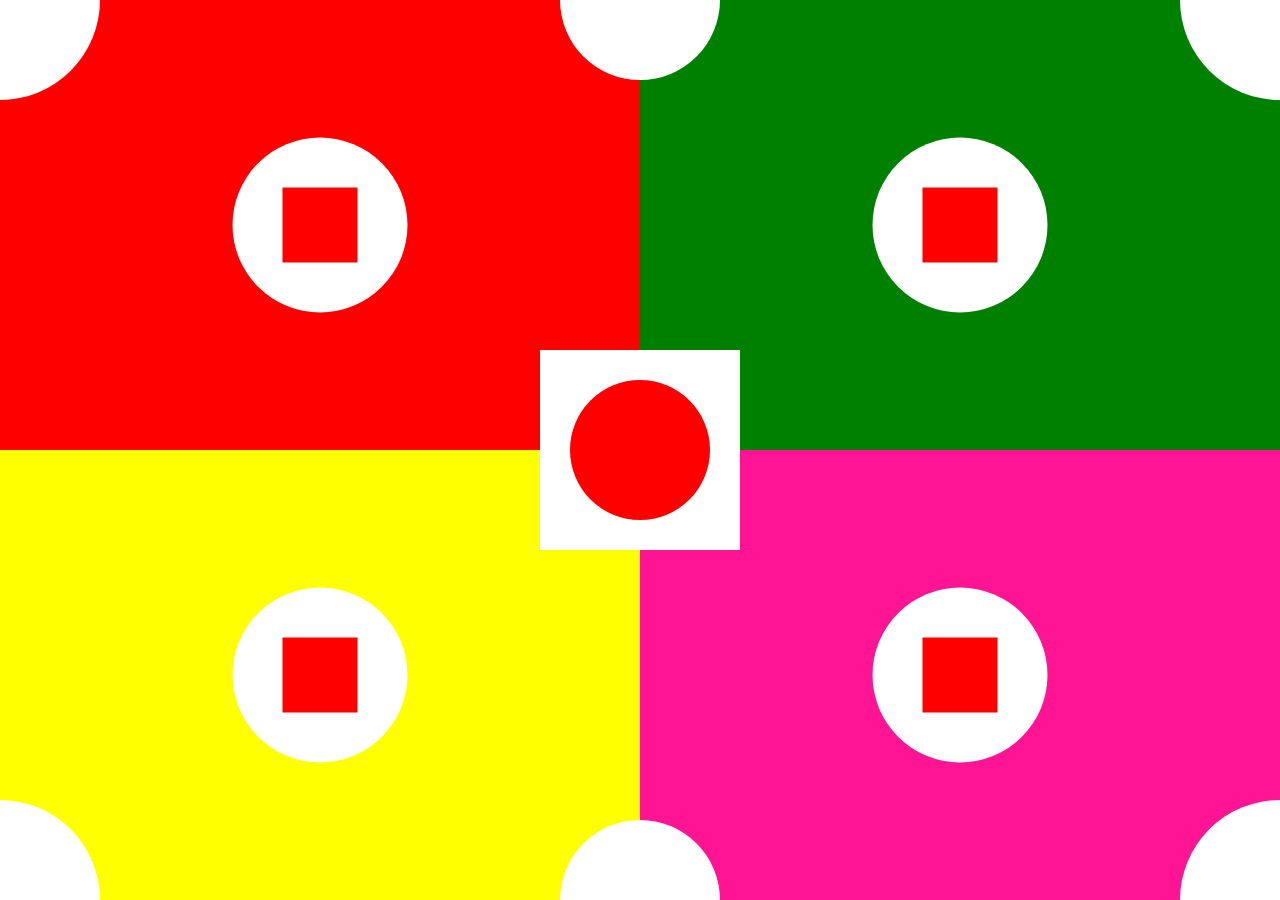
<file: CSS01 - Absolute Position/index.html>
<!DOCTYPE html>
<html lang="en">
<head>
    <meta charset="UTF-8">
    <title>CSS01 - Ishanka Dilshan</title>
    <link rel="stylesheet" href="css/normalize.css">
    <style>
        .one{
            background: red;
            width: 50vw;
            height: 50vh;
            position: absolute;
            top: 0;
            left: 0;
        }
        .two{
            background: green;
            width: 50vw;
            height: 50vh;
            position: absolute;
            top: 0;
            right: 0;
        }
        .three{
            background: yellow;
            width: 50vw;
            height: 50vh;
            position: absolute;
            bottom: 0;
            left: 0;
        }
        .four{
            background: deeppink;
            width: 50vw;
            height: 50vh;
            position: absolute;
            bottom: 0;
            right: 0;
        }

        .quarter-circle-top-left{
            width: 100px;
            height: 100px;
            background: white;
            border-radius: 0 0 100px 0;
            -moz-border-radius: 0 0 100px 0;
            -webkit-border-radius: 0 0 100px 0;
            position: absolute;
            top: 0;
            left: 0;
        }
        .quarter-circle-top-right{
            width: 100px;
            height: 100px;
            background: white;
            border-radius: 0 0 0 100px;
            -moz-border-radius: 0 0 0 100px;
            -webkit-border-radius: 0 0 0 100px;
            position: absolute;
            top: 0;
            right: 0;
        }
        .quarter-circle-bottom-left{
            width: 100px;
            height: 100px;
            background: white;
            border-radius: 0 100px 0 0;
            -moz-border-radius: 0 100px 0 0;
            -webkit-border-radius: 0 100px 0 0;
            position: absolute;
            bottom: 0;
            left: 0;
        }
        .quarter-circle-bottom-right{
            width: 100px;
            height: 100px;
            background: white;
            border-radius: 100px 0 0 0;
            -moz-border-radius: 100px 0 0 0;
            -webkit-border-radius: 100px 0 0 0;
            position: absolute;
            bottom: 0;
            right: 0;
        }
        .quarter-circle-top-right-middle{
            width: 80px;
            height: 80px;
            background: white;
            border-radius: 0 0 0 100px;
            -moz-border-radius: 0 0 0 100px;
            -webkit-border-radius: 0 0 0 100px;
            position: absolute;
            top: 0;
            right: 0;
        }
        .quarter-circle-top-left-middle{
            width: 80px;
            height: 80px;
            background: white;
            border-radius: 0 0 100px 0;
            -moz-border-radius: 0 0 100px 0;
            -webkit-border-radius: 0 0 100px 0;
            position: absolute;
            top: 0;
            left: 0;
        }
        .quarter-circle-bottom-right-middle{
            width: 80px;
            height: 80px;
            background: white;
            border-radius: 100px 0 0 0;
            -moz-border-radius: 100px 0 0 0;
            -webkit-border-radius: 100px 0 0 0;
            position: absolute;
            bottom: 0;
            right: 0;
        }
        .quarter-circle-bottom-left-middle{
            width: 80px;
            height: 80px;
            background: white;
            border-radius: 0 100px 0 0;
            -moz-border-radius: 0 100px 0 0;
            -webkit-border-radius: 0 100px 0 0;
            position: absolute;
            bottom: 0;
            left: 0;
        }
        .quarter-square-bottom-left{
            width: 100px;
            height: 100px;
            background: white;
            border-radius: 0 0 0 0;
            -moz-border-radius: 0 0 0 0;
            -webkit-border-radius: 0 0 0 0;
            position: absolute;
            bottom: 0;
            left: 0;
        }
        .quarter-square-bottom-right{
            width: 100px;
            height: 100px;
            background: white;
            border-radius: 0 0 0 0;
            -moz-border-radius: 0 0 0 0;
            -webkit-border-radius: 0 0 0 0;
            position: absolute;
            bottom: 0;
            right: 0;
        }
        .quarter-square-top-left{
            width: 100px;
            height: 100px;
            background: white;
            border-radius: 0 0 0 0;
            -moz-border-radius: 0 0 0 0;
            -webkit-border-radius: 0 0 0 0;
            position: absolute;
            top: 0;
            left: 0;
        }
        .quarter-square-top-right{
            width: 100px;
            height: 100px;
            background: white;
            border-radius: 0 0 0 0;
            -moz-border-radius: 0 0 0 0;
            -webkit-border-radius: 0 0 0 0;
            position: absolute;
            top: 0;
            right: 0;
        }
        .red-quarter-circle-bottom-left{
            width: 70px;
            height: 70px;
            background: red;
            border-radius: 0 100px 0 0;
            -moz-border-radius: 0 100px 0 0;
            -webkit-border-radius: 0 100px 0 0;
            position: absolute;
            bottom: 0;
            left: 0;
        }
        .red-quarter-circle-bottom-right{
            width: 70px;
            height: 70px;
            background: red;
            border-radius: 100px 0 0 0;
            -moz-border-radius: 100px 0 0 0;
            -webkit-border-radius: 100px 0 0 0;
            position: absolute;
            bottom: 0;
            right: 0;
        }
        .red-quarter-circle-top-right{
            width: 70px;
            height: 70px;
            background: red;
            border-radius: 0 0 0 100px;
            -moz-border-radius: 0 0 0 100px;
            -webkit-border-radius: 0 0 0 100px;
            position: absolute;
            top: 0;
            right: 0;
        }
        .red-quarter-circle-top-left{
            width: 70px;
            height: 70px;
            background: red;
            border-radius: 0 0 100px 0;
            -moz-border-radius: 0 0 100px 0;
            -webkit-border-radius: 0 0 100px 0;
            position: absolute;
            top: 0;
            left: 0;
        }
        .top-left-circle{
            width: 175px;
            height: 175px;
            background: white;
            border-radius: 100px 100px 100px 100px;
            -moz-border-radius: 100px 100px 100px 100px;
            -webkit-border-radius: 100px 100px 100px 100px;
            position: absolute;
            top: 50%;
            left: 50%;
            transform: translate(-50%, -50%);
        }
        .top-left-square{
            width: 75px;
            height: 75px;
            background: red;
            border-radius: 0 0 0 0;
            -moz-border-radius: 0 0 0 0;
            -webkit-border-radius: 0 0 0 0;
            position: absolute;
            top: 50%;
            left: 50%;
            transform: translate(-50%, -50%);
        }

        .top-right-circle{
            width: 175px;
            height: 175px;
            background: white;
            border-radius: 100px 100px 100px 100px;
            -moz-border-radius: 100px 100px 100px 100px;
            -webkit-border-radius: 100px 100px 100px 100px;
            position: absolute;
            top: 50%;
            left: 50%;
            transform: translate(-50%, -50%);
        }
        .top-right-square{
            width: 75px;
            height: 75px;
            background: red;
            border-radius: 0 0 0 0;
            -moz-border-radius: 0 0 0 0;
            -webkit-border-radius: 0 0 0 0;
            position: absolute;
            top: 50%;
            left: 50%;
            transform: translate(-50%, -50%);
        }
        .bottom-left-circle{
            width: 175px;
            height: 175px;
            background: white;
            border-radius: 100px 100px 100px 100px;
            -moz-border-radius: 100px 100px 100px 100px;
            -webkit-border-radius: 100px 100px 100px 100px;
            position: absolute;
            top: 50%;
            left: 50%;
            transform: translate(-50%, -50%);
        }
        .bottom-left-square{
            width: 75px;
            height: 75px;
            background: red;
            border-radius: 0 0 0 0;
            -moz-border-radius: 0 0 0 0;
            -webkit-border-radius: 0 0 0 0;
            position: absolute;
            top: 50%;
            left: 50%;
            transform: translate(-50%, -50%);
        }
        .bottom-right-circle{
            width: 175px;
            height: 175px;
            background: white;
            border-radius: 100px 100px 100px 100px;
            -moz-border-radius: 100px 100px 100px 100px;
            -webkit-border-radius: 100px 100px 100px 100px;
            position: absolute;
            top: 50%;
            left: 50%;
            transform: translate(-50%, -50%);
        }
        .bottom-right-square{
            width: 75px;
            height: 75px;
            background: red;
            border-radius: 0 0 0 0;
            -moz-border-radius: 0 0 0 0;
            -webkit-border-radius: 0 0 0 0;
            position: absolute;
            top: 50%;
            left: 50%;
            transform: translate(-50%, -50%);
        }


    </style>

</head>
<body>
    <div class="one">
        <div class="quarter-circle-top-left"></div>
        <div class="quarter-circle-top-right-middle"></div>
        <div class="quarter-square-bottom-right"></div>
        <div class="red-quarter-circle-bottom-right"></div>
        <div class="top-left-circle"></div>
        <div class="top-left-square"></div>
    </div>
    <div class="two">
        <div class="quarter-circle-top-right"></div>
        <div class="quarter-circle-top-left-middle"></div>
        <div class="quarter-square-bottom-left"></div>
        <div class="red-quarter-circle-bottom-left"></div>
        <div class="top-right-circle"></div>
        <div class="top-right-square"></div>
    </div>
    <div class="three">
        <div class="quarter-circle-bottom-left"></div>
        <div class="quarter-circle-bottom-right-middle"></div>
        <div class="quarter-square-top-right"></div>
        <div class="red-quarter-circle-top-right"></div>
        <div class="bottom-left-circle"></div>
        <div class="bottom-left-square"></div>
    </div>
    <div class="four">
        <div class="quarter-circle-bottom-right"></div>
        <div class="quarter-circle-bottom-left-middle"></div>
        <div class="quarter-square-top-left"></div>
        <div class="red-quarter-circle-top-left"></div>
        <div class="bottom-right-circle"></div>
        <div class="bottom-right-square"></div>
    </div>
</body>
</html>
</file>
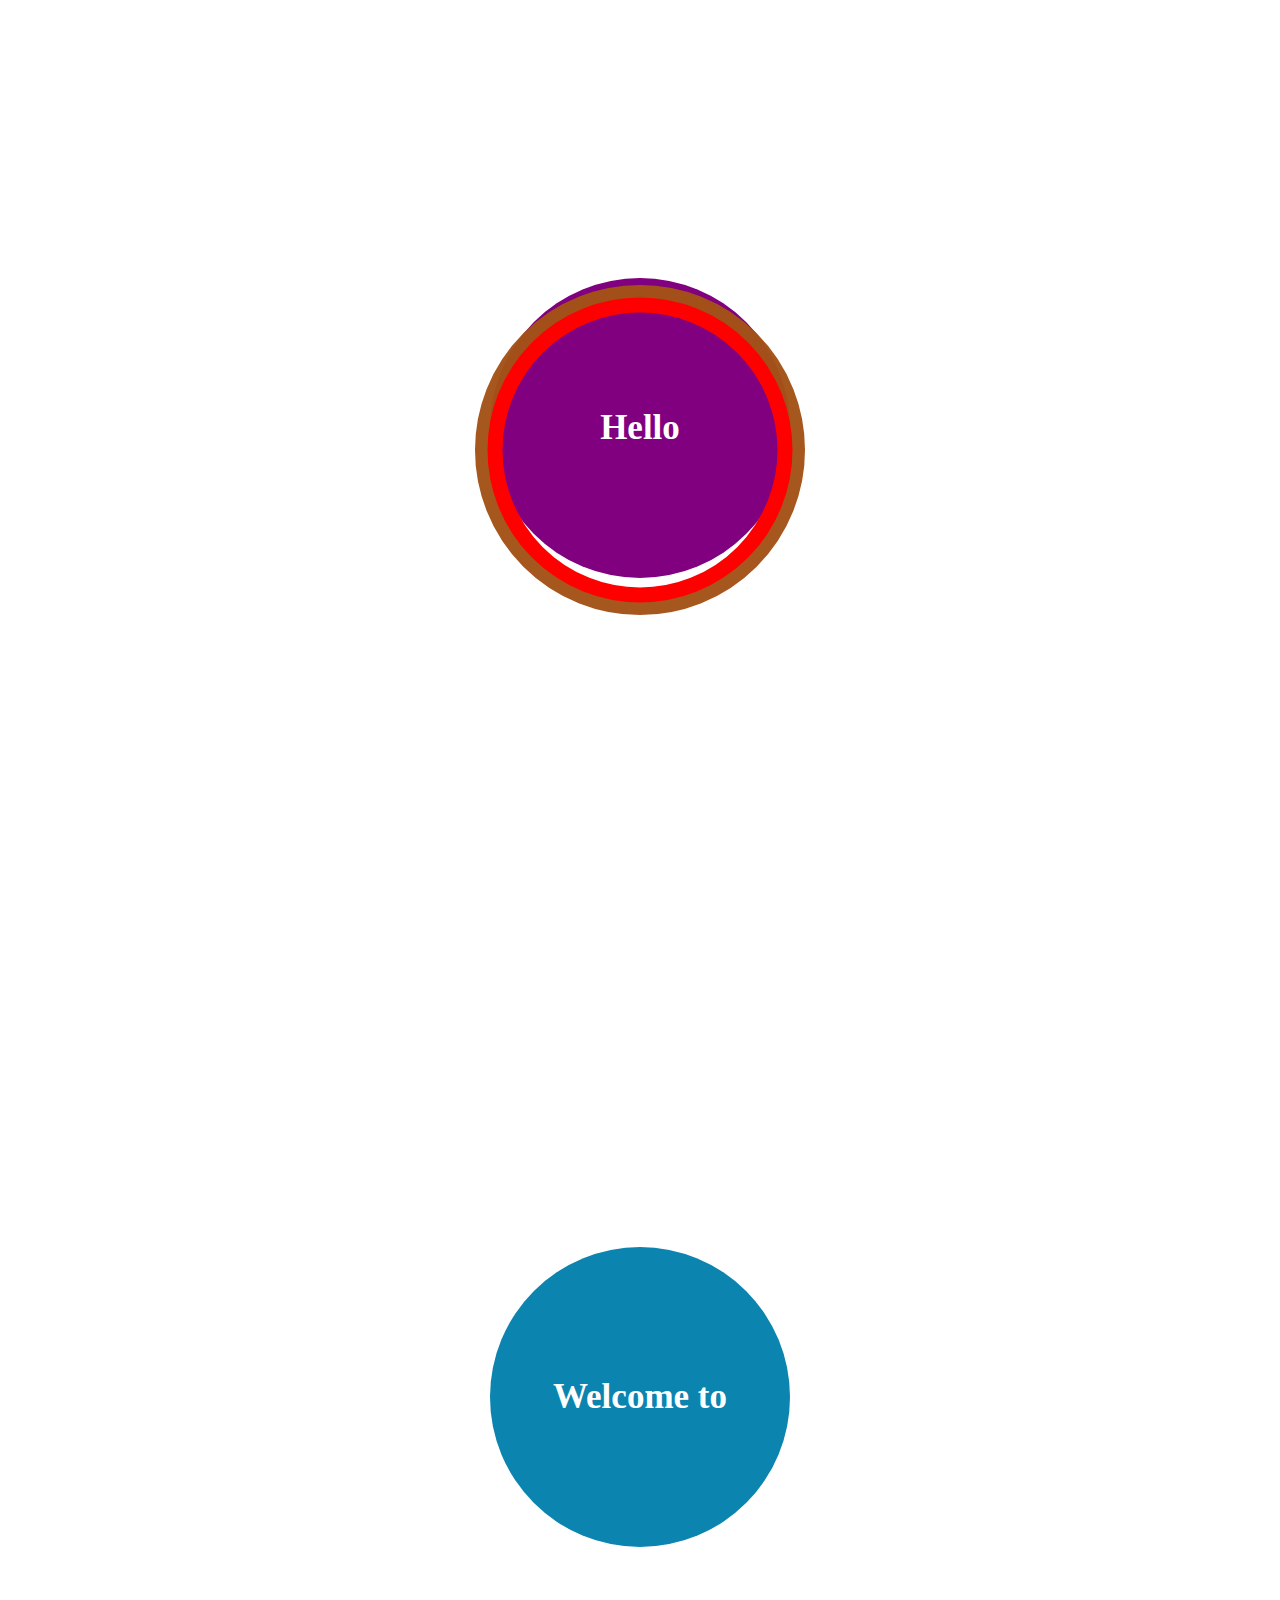
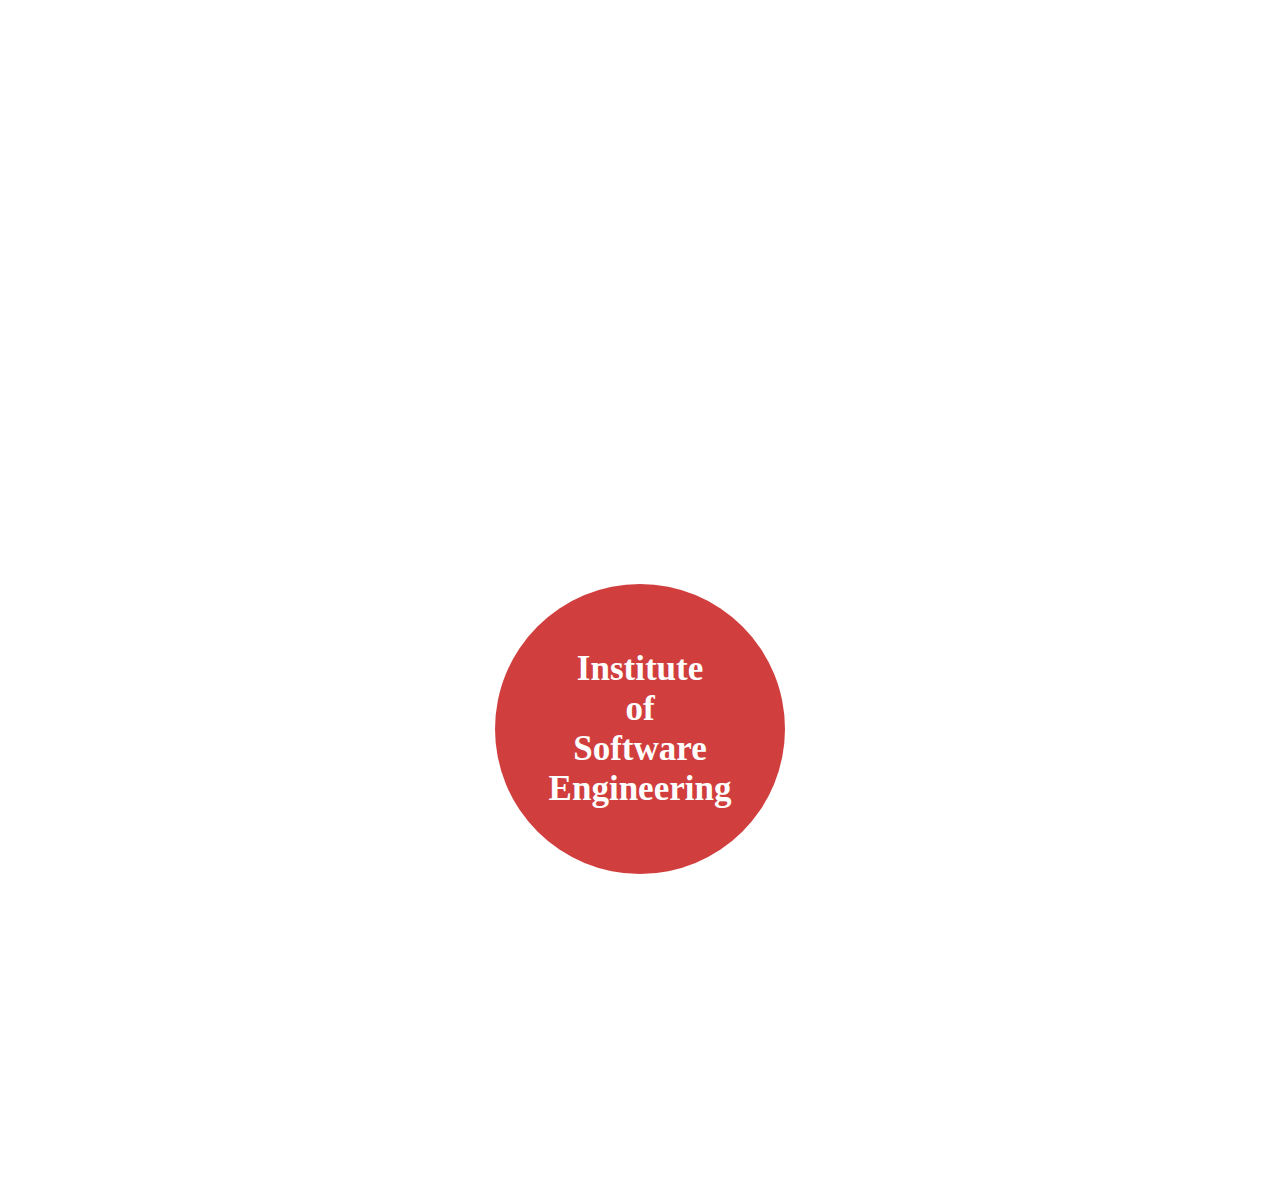
<file: CSS02 - Fixed Circles/index.html>
<!DOCTYPE html>
<html lang="en">
<head>
    <meta charset="UTF-8">
    <title>CSS02 - Ishanka Dilshan</title>
    <style>
        body > section {
            height: 100vh;
            /*border: 2px solid red;*/
        }

        .circle1 {
            height: 300px;
            width: 300px;
            position: fixed;
            top: 50%;
            left: 50%;
            transform: translate(-50%, -50%);
            border: 15px solid rgba(163, 82, 23, 0.97);
            border-radius: 50%;
        }

        .circle2 {
            height: 275px;
            width: 275px;
            position: fixed;
            top: 50%;
            left: 50%;
            transform: translate(-50%, -50%);
            border: 15px solid #ff0000;
            border-radius: 50%;
        }

        .full-circle-1{
            width: 300px;
            height: 300px;
            position: relative;
            top: 45%;
            left: 50%;
            transform: translate(-50%, -50%);
            background: purple;
            border-radius: 100%;
        }
        .full-circle-2{
            width: 300px;
            height: 300px;
            position: relative;
            top: 50%;
            left: 50%;
            transform: translate(-50%, -50%);
            background: #0b84af;
            border-radius: 100%;
        }

        .full-circle-3{
            width: 290px;
            height: 290px;
            position: relative;
            top: 51%;
            left: 50%;
            transform: translate(-50%, -50%);
            background: rgba(208, 56, 56, 0.97);
            border-radius: 100%;
        }

        .hello-h1{
            width: max-content;
            height: max-content;
            color: white;
            font-size: 35px;
            position: relative;
            top: 50%;
            left: 50%;
            transform: translate(-50%, -50%);
        }
        .welcome-h1{
            width: max-content;
            height: max-content;
            color: white;
            font-size: 35px;
            position: relative;
            top: 50%;
            left: 50%;
            transform: translate(-50%, -50%);
        }
        .ijse-h1{
            width: max-content;
            height: max-content;
            color: white;
            font-size: 35px;
            position: relative;
            top: 50%;
            left: 50%;
            transform: translate(-50%, -50%);
            text-align: center;
        }

    </style>
</head>
<body>
<section>
    <div class="full-circle-1"><h1 class="hello-h1">Hello</h1></div>
</section>
<section>
    <div class="full-circle-2"><h1 class="welcome-h1">Welcome to</h1></div>
</section>
<section>
    <div class="full-circle-3"><h1 class="ijse-h1">Institute <br> of <br> Software <br> Engineering</h1></div>
</section>

<div class="circle1"></div>
<div class="circle2"></div>

</body>
</html>
</file>
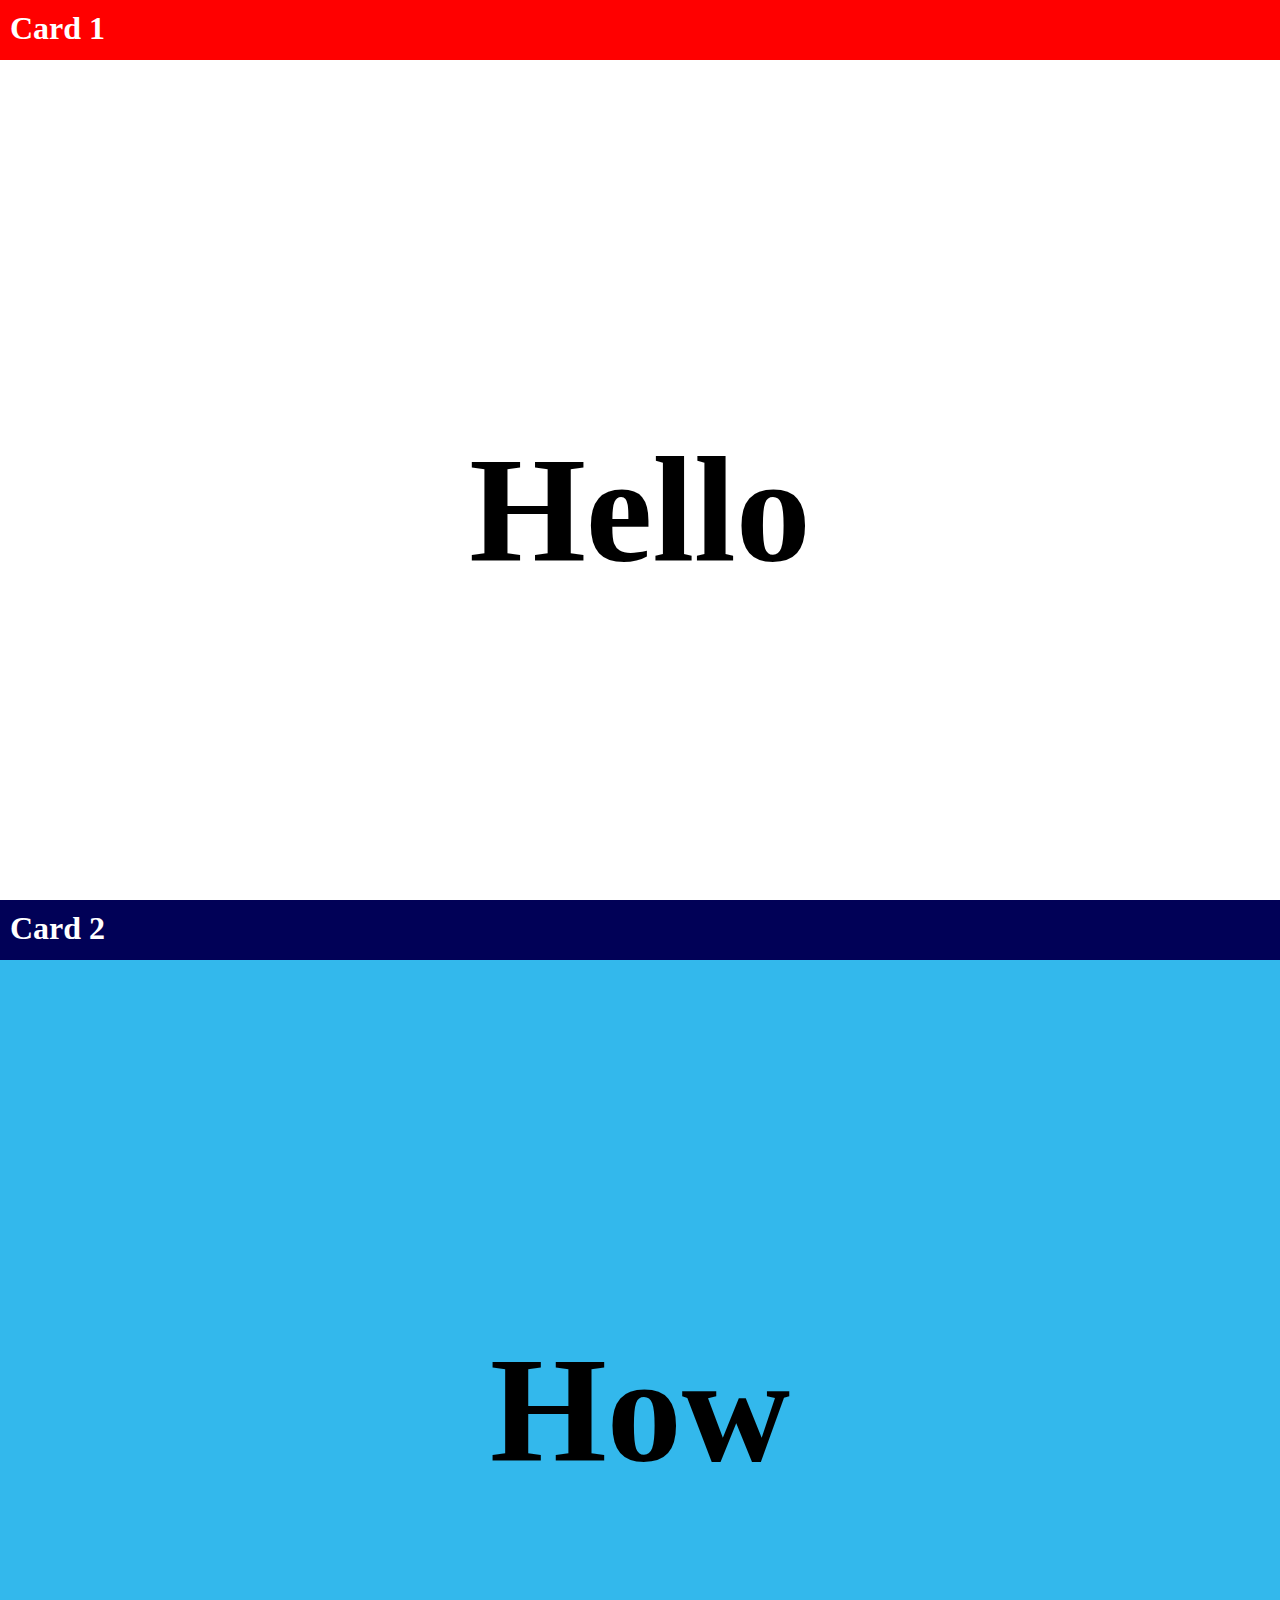
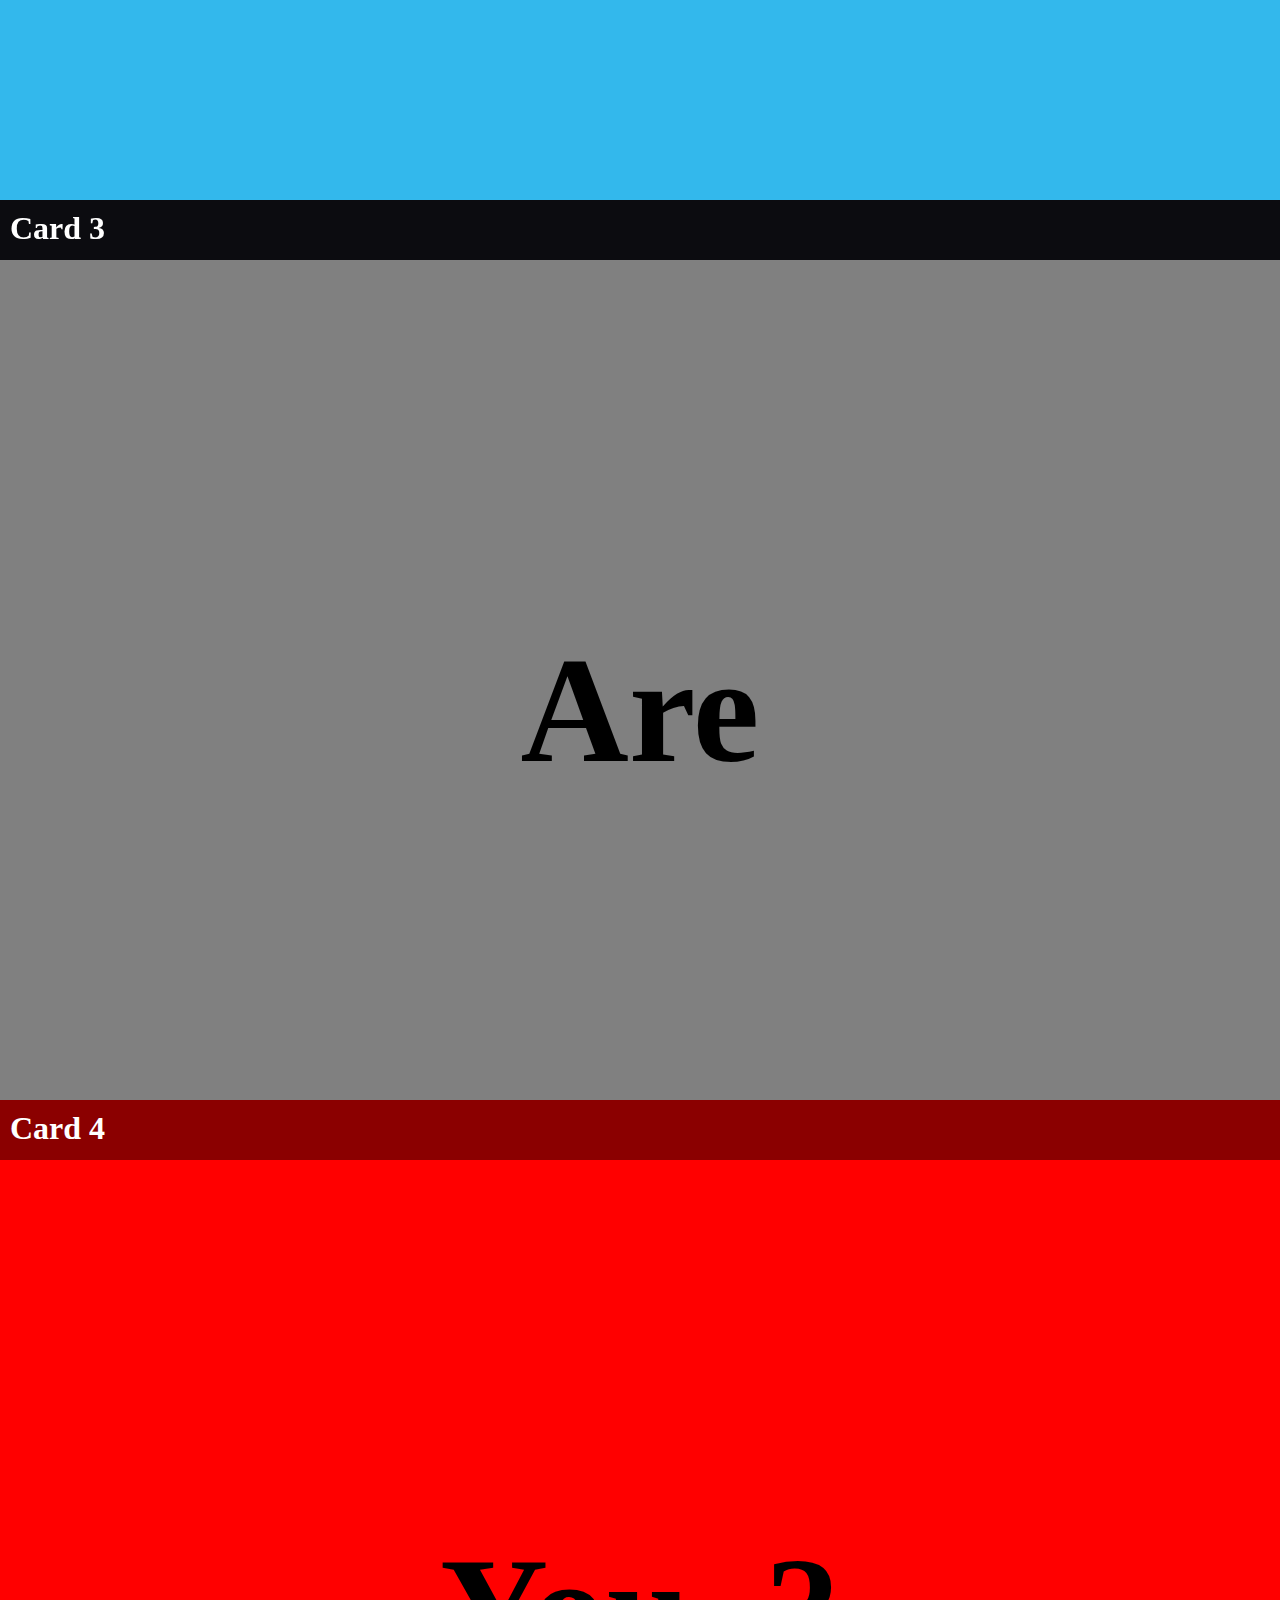
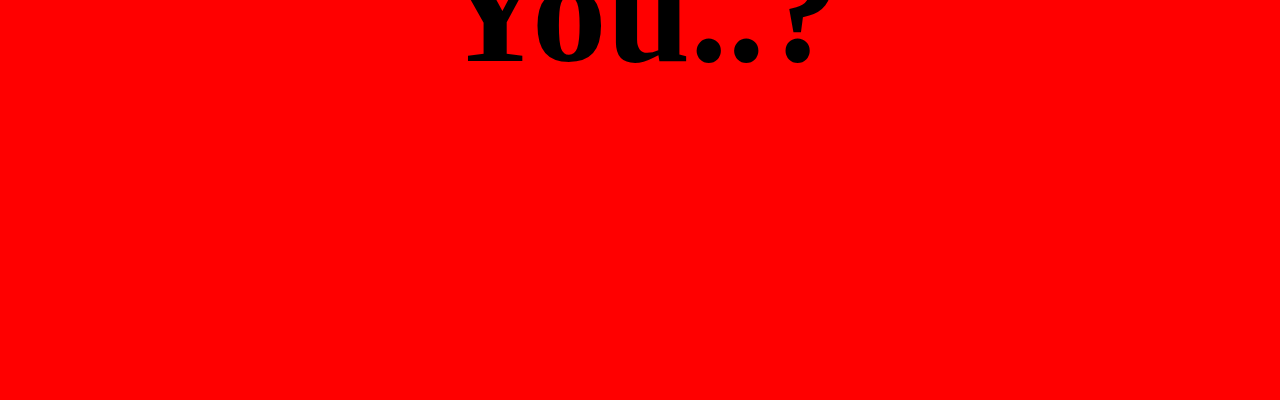
<file: CSS03 - Sticky Cards/index.html>
<!DOCTYPE html>
<html lang="en">
<head>
    <meta charset="UTF-8">
    <title>CSS03 - Ishanka Dilshan</title>
    <link rel="stylesheet" href="css/normalize.css">
    <style>

        section {
            height: 100vh;
        }

        section:nth-child(1) {
            background: white;
        }

        section:nth-child(2) {
            background: #33b8ec;
        }

        section:nth-child(3) {
            background: gray;
        }

        section:nth-child(4) {
            background: red;
        }

        body > section > div {
            position: sticky;
            height: 60px;
            top: 0;
            z-index: 3;
        }

        .div1 {
            background: red;
        }

        .div2 {
            background: #010157;
        }

        .div3 {
            background: rgba(5, 5, 10, 0.95);
        }

        .div4 {
            background: darkred;
        }

        div > h1 {
            margin: auto;
            padding: 10px;
            color: white;
        }

        section > h1 {
            position: relative;
            margin-top: 50vh;
            text-align: center;
            font-size: 150px;
            transform: translate(0%, -50%);
        }

    </style>
</head>
<body>

<section>
    <div class="div1">
        <h1>Card 1</h1>
    </div>
    <h1>Hello</h1>
</section>

<section>
    <div class="div2">
        <h1>Card 2</h1>
    </div>
    <h1>How</h1>
</section>

<section>
    <div class="div3">
        <h1>Card 3</h1>
    </div>
    <h1 class="are">Are</h1>
</section>

<section>
    <div class="div4">
        <h1>Card 4</h1>
    </div>
    <h1>You..?</h1>
</section>

</body>
</html>
</file>
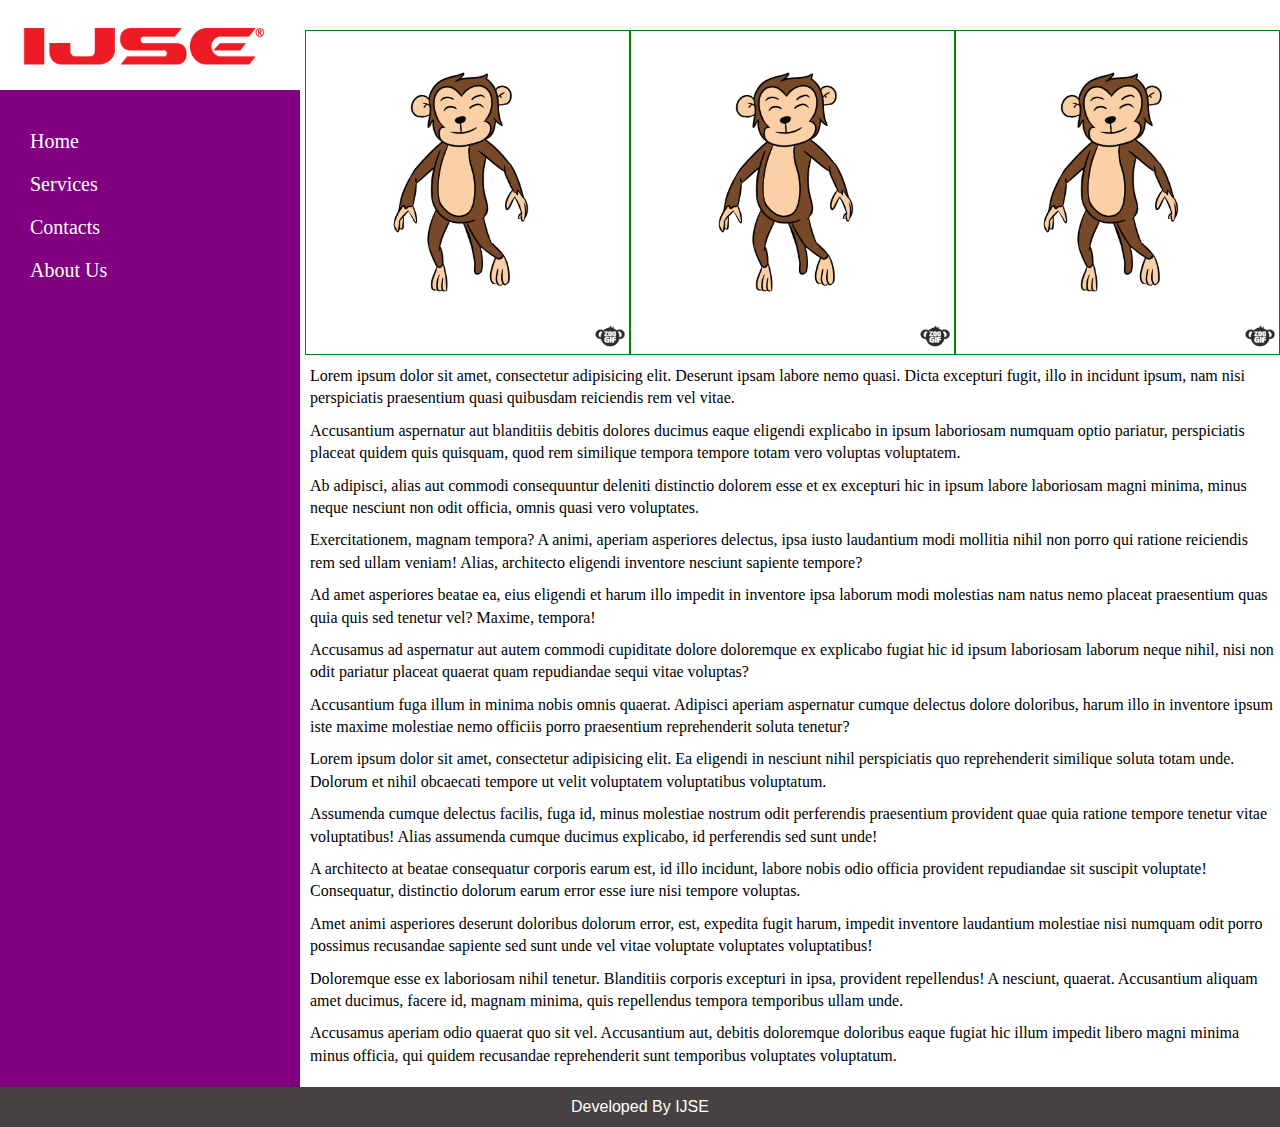
<file: CSS04 - Responsive Web Site Sample/index.html>
<!DOCTYPE html>
<html lang="en">
<head>
    <meta charset="UTF-8">
    <title>CSS04 - Ishanka Dilshan</title>
    <link rel="stylesheet" href="assests/css/normalize.css">
    <style>
        html {
            position: relative;
            min-height: 100%;
        }

        * {
            padding: 0;
            margin: 0;
            box-sizing: border-box;
        }

        .logo {
            width: 250px;
            margin-top: 10px;
            margin-left: 20px;
        }

        body > header {
            height: 90px;
            margin: 0;
        }

        body > header > ul {
            position: absolute;;
            list-style: none;
            padding: 0;
            display: block;
            top: 30px;
            right: 20px;
        }

        body > header > ul > li {
            display: inline;
            padding: 15px;
            font-size: 20px;
            font-family: AlHor;
        }

        body > aside {
            width: 300px;
            background: purple;
            position: absolute;
            top: 90px;
            left: 0;
            bottom: 0;
        }

        body > aside > ul {
            position: relative;
            list-style: none;
            margin: 0;
            padding-left: 20px;
            padding-top: 30px;
            color: white;
        }

        body > aside > ul > li {
            display: block;
            padding: 10px;
            font-size: 20px;
            font-family: AlHor;
        }

        body > div {
            position: relative;
            left: 300px;
            right: 0;
            bottom: 100px;
            width: calc(100% - 305px);
            line-height: 1.4;
        }

        body > div > section {
            position: relative;
            left: 5px;
            top: 40px;
        }

        body > div > section > img {
            border: 1px solid green;
            width: calc(100% / 3);

        }

        .image {
            display: flex;
        }

        body > div > p {
            position: relative;
            margin-left: 10px;
            margin-top: 10px;
            top: 40px;
        }

        footer {
            position: absolute;
            left: 0;
            bottom: 0;
            height: 40px;
            width: 100%;
            background-color: rgb(70, 66, 66);
            display: flex;
            align-items: center;
            justify-content: center;
            color: white;
            font-family: "Gill Sans", "Gill Sans MT", Calibri, "Trebuchet MS", sans-serif;
        }
    </style>
</head>
<body>
<header>
    <img class="logo" src="assests/ijse.png" alt="ijse logo">
    <ul>
        <li>Home</li>
        <li>Services</li>
        <li>Contacts</li>
        <li>About Us</li>
    </ul>
</header>
<aside>
    <ul>
        <li>Home</li>
        <li>Services</li>
        <li>Contacts</li>
        <li>About Us</li>
    </ul>
</aside>
<div>
    <section class="image">
        <img src="assests/monkey.gif" alt="monkey gif">
        <img src="assests/monkey.gif" alt="monkey gif">
        <img src="assests/monkey.gif" alt="monkey gif">
    </section>
    <p>Lorem ipsum dolor sit amet, consectetur adipisicing elit. Deserunt ipsam labore nemo quasi. Dicta excepturi
        fugit, illo in incidunt ipsum, nam nisi perspiciatis praesentium quasi quibusdam reiciendis rem vel vitae.</p>
    <p>Accusantium aspernatur aut blanditiis debitis dolores ducimus eaque eligendi explicabo in ipsum laboriosam
        numquam optio pariatur, perspiciatis placeat quidem quis quisquam, quod rem similique tempora tempore totam vero
        voluptas voluptatem.</p>
    <p>Ab adipisci, alias aut commodi consequuntur deleniti distinctio dolorem esse et ex excepturi hic in ipsum labore
        laboriosam magni minima, minus neque nesciunt non odit officia, omnis quasi vero voluptates.</p>
    <p>Exercitationem, magnam tempora? A animi, aperiam asperiores delectus, ipsa iusto laudantium modi mollitia nihil
        non porro qui ratione reiciendis rem sed ullam veniam! Alias, architecto eligendi inventore nesciunt sapiente
        tempore?</p>
    <p>Ad amet asperiores beatae ea, eius eligendi et harum illo impedit in inventore ipsa laborum modi molestias nam
        natus nemo placeat praesentium quas quia quis sed tenetur vel? Maxime, tempora!</p>
    <p>Accusamus ad aspernatur aut autem commodi cupiditate dolore doloremque ex explicabo fugiat hic id ipsum
        laboriosam laborum neque nihil, nisi non odit pariatur placeat quaerat quam repudiandae sequi vitae
        voluptas?</p>
    <p>Accusantium fuga illum in minima nobis omnis quaerat. Adipisci aperiam aspernatur cumque delectus dolore
        doloribus, harum illo in inventore ipsum iste maxime molestiae nemo officiis porro praesentium reprehenderit
        soluta tenetur?</p>
    <p>Lorem ipsum dolor sit amet, consectetur adipisicing elit. Ea eligendi in nesciunt nihil perspiciatis quo
        reprehenderit similique soluta totam unde. Dolorum et nihil obcaecati tempore ut velit voluptatem voluptatibus
        voluptatum.</p>
    <p>Assumenda cumque delectus facilis, fuga id, minus molestiae nostrum odit perferendis praesentium provident quae
        quia ratione tempore tenetur vitae voluptatibus! Alias assumenda cumque ducimus explicabo, id perferendis sed
        sunt unde!</p>
    <p>A architecto at beatae consequatur corporis earum est, id illo incidunt, labore nobis odio officia provident
        repudiandae sit suscipit voluptate! Consequatur, distinctio dolorum earum error esse iure nisi tempore
        voluptas.</p>
    <p>Amet animi asperiores deserunt doloribus dolorum error, est, expedita fugit harum, impedit inventore laudantium
        molestiae nisi numquam odit porro possimus recusandae sapiente sed sunt unde vel vitae voluptate voluptates
        voluptatibus!</p>
    <p>Doloremque esse ex laboriosam nihil tenetur. Blanditiis corporis excepturi in ipsa, provident repellendus! A
        nesciunt, quaerat. Accusantium aliquam amet ducimus, facere id, magnam minima, quis repellendus tempora
        temporibus ullam unde.</p>
    <p>Accusamus aperiam odio quaerat quo sit vel. Accusantium aut, debitis doloremque doloribus eaque fugiat hic illum
        impedit libero magni minima minus officia, qui quidem recusandae reprehenderit sunt temporibus voluptates
        voluptatum.</p>
</div>
<footer>Developed By IJSE</footer>
</body>
</html>
</file>
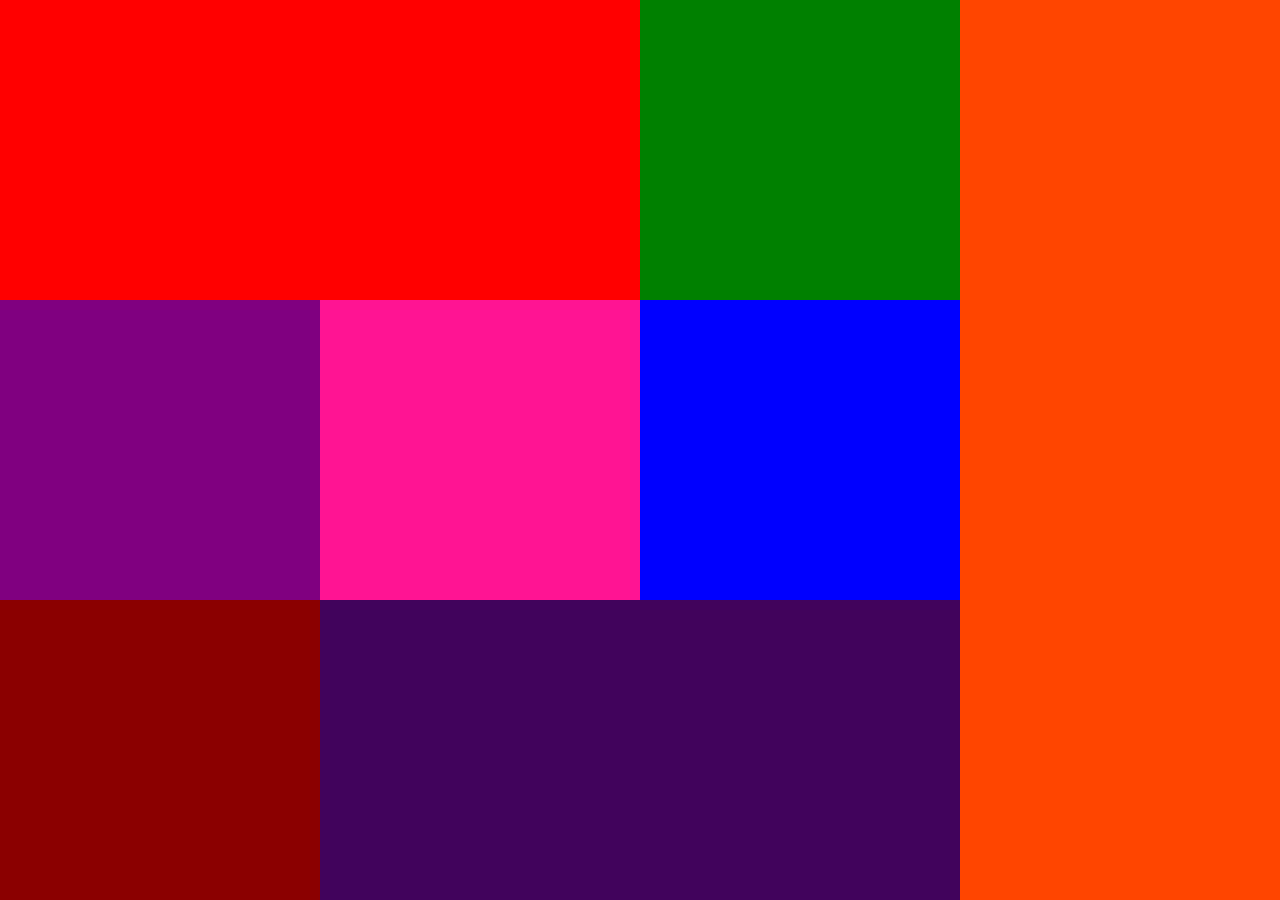
<file: CSS05 - Grid Layout/index.html>
<!DOCTYPE html>
<html lang="en">
<head>
    <meta charset="UTF-8">
    <title>CSS05 - Ishanka Dilshan</title>
    <link rel="stylesheet" href="css/normalize.css">
    <style>

        section{
            width: 100vw;
            height: 100vh;
            /*border: 1px solid red;*/
            display: grid;
            grid-template-rows: repeat(3,1fr);
            grid-template-columns: repeat(4,1fr);

        }

        section>div:nth-child(1){
            grid-column: 1/3;
           background: red;
        }
        section>div:nth-child(2){
            grid-column: 3/4;
            background: green;
        }
        section>div:nth-child(3){
            grid-column: 4/5;
            grid-row: 1/4;
            background: orangered;
        }

        section>div:nth-child(4){
            grid-column: 1/2;
            background: purple;
        }
        section>div:nth-child(5){
            grid-column: 2/3;
            background: deeppink;
        }
        section>div:nth-child(6){
            grid-column: 3/4;
            background: blue;
        }
        section>div:nth-child(7){
            grid-column: 1/2;
            background: darkred;
        }

        section>div:nth-child(8){
            grid-column: 2/4;
            background: #41035c;
        }

    </style>
</head>
<body>
<section>
    <div></div>
    <div></div>
    <div></div>
    <div></div>
    <div></div>
    <div></div>
    <div></div>
    <div></div>
</section>
</body>
</html>
</file>
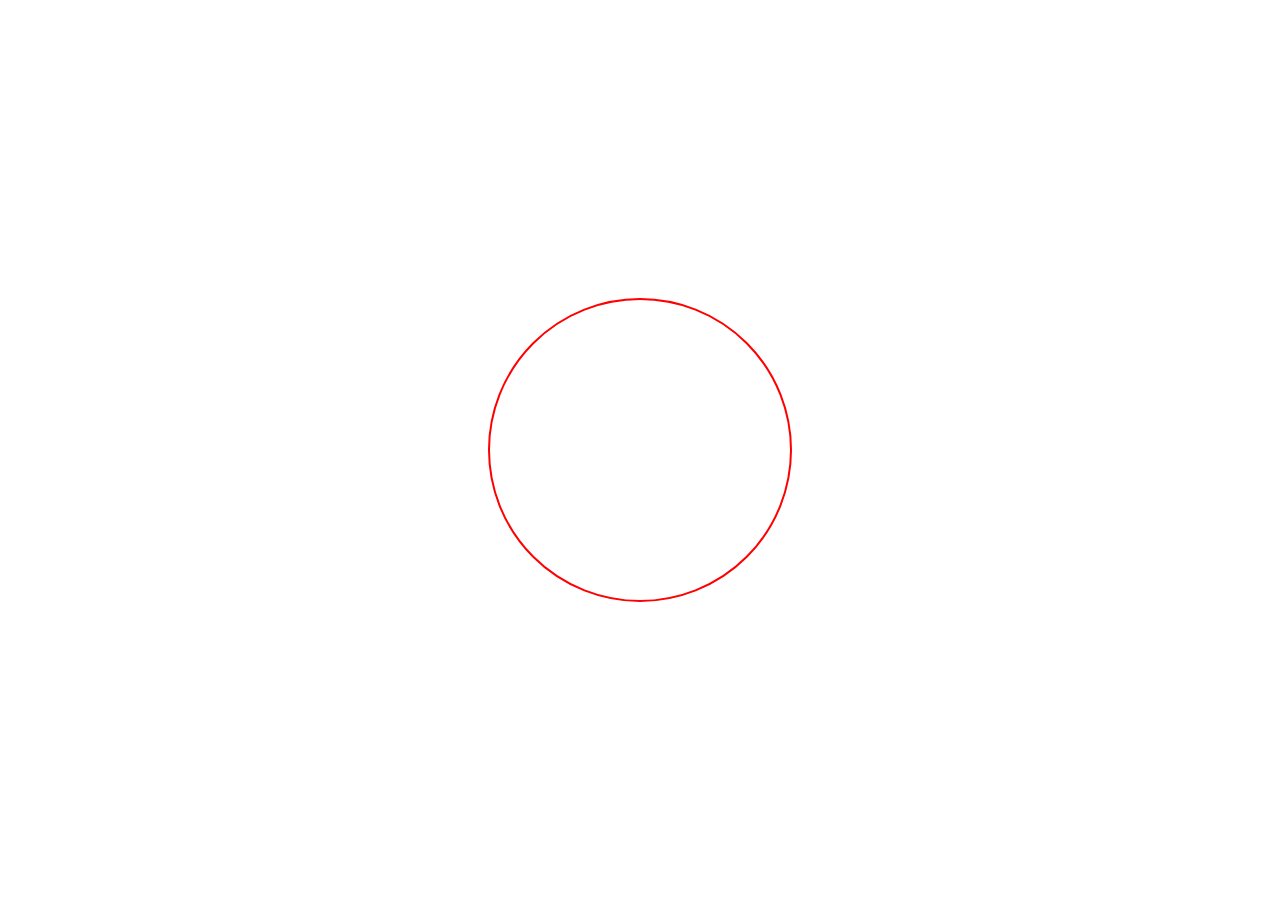
<file: CSS06 - Water Drop/index.html>
<!DOCTYPE html>
<html lang="en">
<head>
    <meta charset="UTF-8">
    <title>CSS06 - Ishanka Dilsah</title>
    <link rel="stylesheet" href="assests/css/normalize.css">
    <style>
        section {
            position: absolute;
            top: 0;
            bottom: 0;
            right: 0;
            left: 0;
            margin: auto;
            border-radius: 100%;
            width: 300px;
            height: 300px;
            border: 2px solid red;
            animation: water;
            animation-duration: 3s;
            animation-iteration-count: infinite;
        }
        @keyframes water {
            0% {
                width: 1px;
                height: 1px;
                border: 4px solid red;
            }

            100% {
                width: 300px;
                height: 300px;
                border: 1px solid white;
            }

        }
    </style>
</head>
<body>
<section></section>
</body>
</html>
</file>
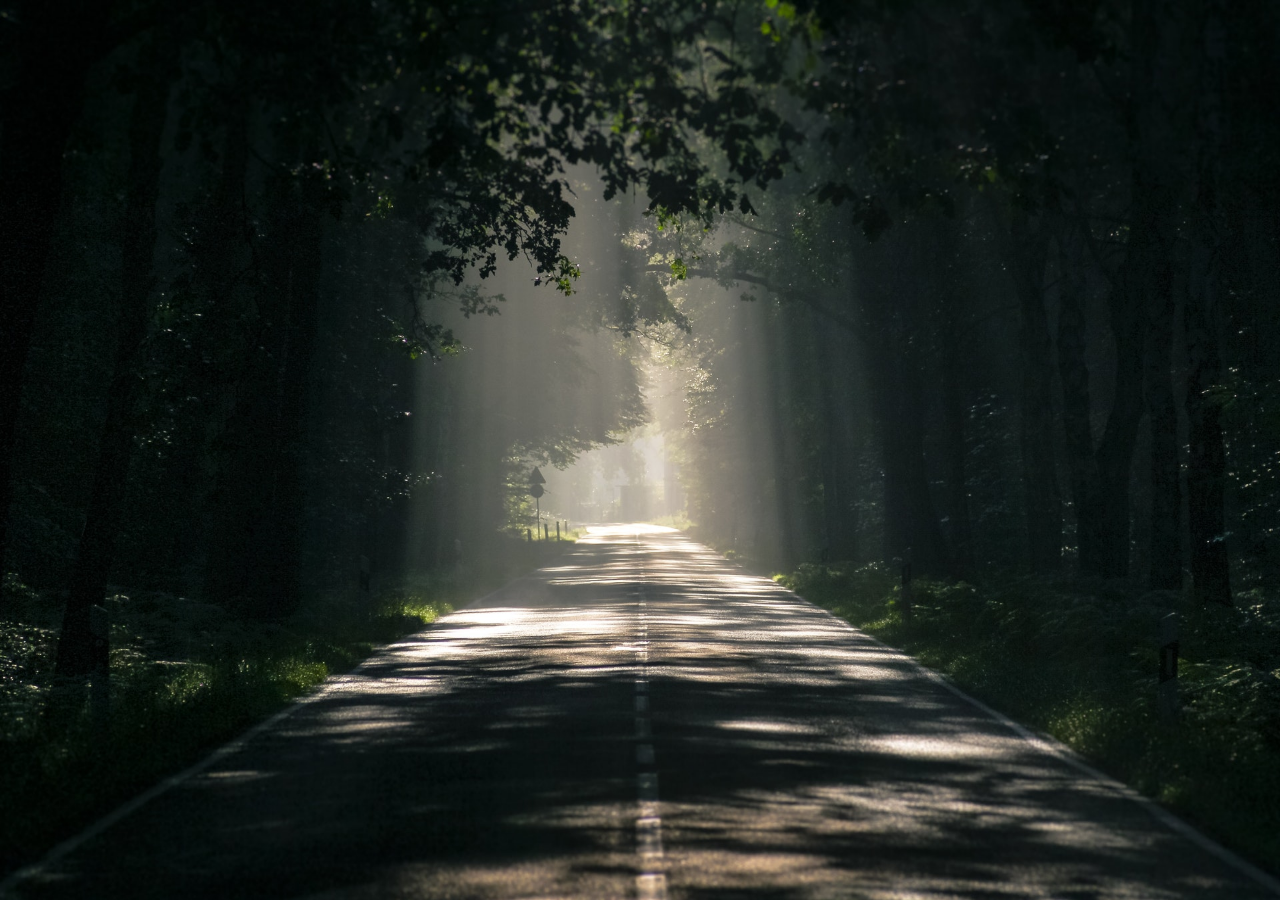
<file: CSS07 - image Slide Show/index.html>
<!DOCTYPE html>
<html lang="en">
<head>
    <meta charset="UTF-8">
    <title>CSS07 - Ishanka Dilshan</title>
    <link rel="stylesheet" href="assests/css/normalize.css">
    <style>
        body {
            overflow: hidden;
        }

        section {
            position: absolute;
            animation: slide;
            animation-duration: 20s;
            animation-iteration-count: infinite;
            animation-direction: alternate;
            animation-delay: 2s;
        }

        @keyframes slide {
            0% {
                margin-left: 0vw;
            }
            25% {
                margin-left: -100vw;
            }
            50% {
                margin-left: -200vw;
            }
            75% {
                margin-left: -300vw;
            }
            100% {
                margin-left: -400vw;
            }

        }

        img {
            position: absolute;
            width: 100vw;
            height: 100vh;
            top: 0;
            bottom: 0;
            left: 0;
            right: 0;
            margin: 0;
        }

        img:nth-child(2) {
            margin-left: 100vw;
        }

        img:nth-child(3) {
            margin-left: 200vw;
        }

        img:nth-child(4) {
            margin-left: 300vw;
        }

        img:nth-child(5) {
            margin-left: 400vw;
        }

        img:nth-child(6) {
            margin-left: 500vw;
        }

    </style>
</head>
<body>
<section>
    <img src="assests/img/image1.jpg">
    <img src="assests/img/image2.jpg">
    <img src="assests/img/image3.jpg">
    <img src="assests/img/image4.jpg">
    <img src="assests/img/image5.jpg">
</section>
</body>
</html>
</file>
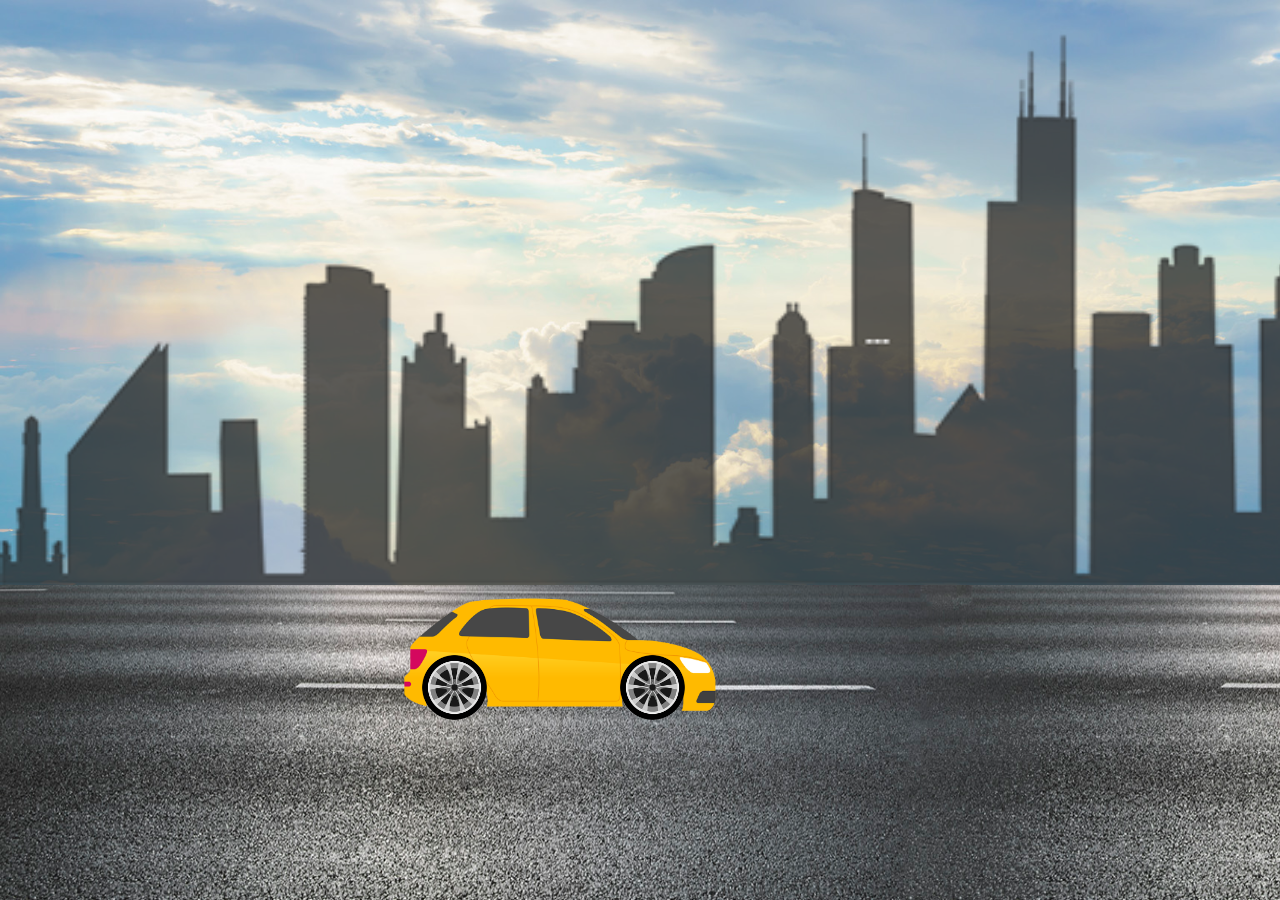
<file: CSS08 - Car Animation/index.html>
<!--Car animation-->
<!DOCTYPE html>
<html lang="en">
<head>
    <meta charset="UTF-8">
    <title>CSS08 - Ishanka Dilshan</title>
    <link rel="stylesheet" href="assests/css/normalize.css">
    <style>
        body {
            overflow: hidden;
        }

        main {
            position: fixed;
            width: 100vw;
            height: 100vh;
            background: url("assests/img/sky.jpg");
            background-size: cover;
            background-position: center;
            margin: 0;
        }

        .car {
            height: 150px;
            width: 320px;
            bottom: 18%;
            position: fixed;
            margin-left: 400px;
        }

        .wheel1 {
            position: fixed;
            width: 65px;
            height: 65px;
            bottom: 20%;
            margin-left: 422px;
            animation: rotate 10s infinite;
        }

        .wheel2 {
            position: fixed;
            width: 65px;
            height: 65px;
            bottom: 20%;
            margin-left: 620px;
            animation: rotate 10s infinite;
        }

        .road {
            position: absolute;
            width: 300vw;
            height: 35%;
            bottom: 0;
            margin-left: 0;
            animation: moving 10s infinite;
        }

        .city {
            position: absolute;
            width: 300vw;
            height: 65%;
            bottom: 35%;
            margin-left: 0;
            animation: moving 10s infinite;
        }

        @keyframes rotate {
            0% {
                transform: rotate(0deg);
            }
            50% {
                transform: rotate(720deg);
            }
            100%{
                transform: rotate(540deg);
            }
        }

        @keyframes moving {
            0% {
                transform: translateX(0px);
            }
            100% {
                transform: translateX(-2100px);
            }
        }
    </style>
</head>
<body>
<main>
    <img class="city" src="assests/img/city.png">
    <img class="road" src="assests/img/road.jpg">
    <img class="car" src="assests/img/car.png">
    <img class="wheel1" src="assests/img/wheel.png">
    <img class="wheel2" src="assests/img/wheel.png">
</main>
</body>
</html>
</file>
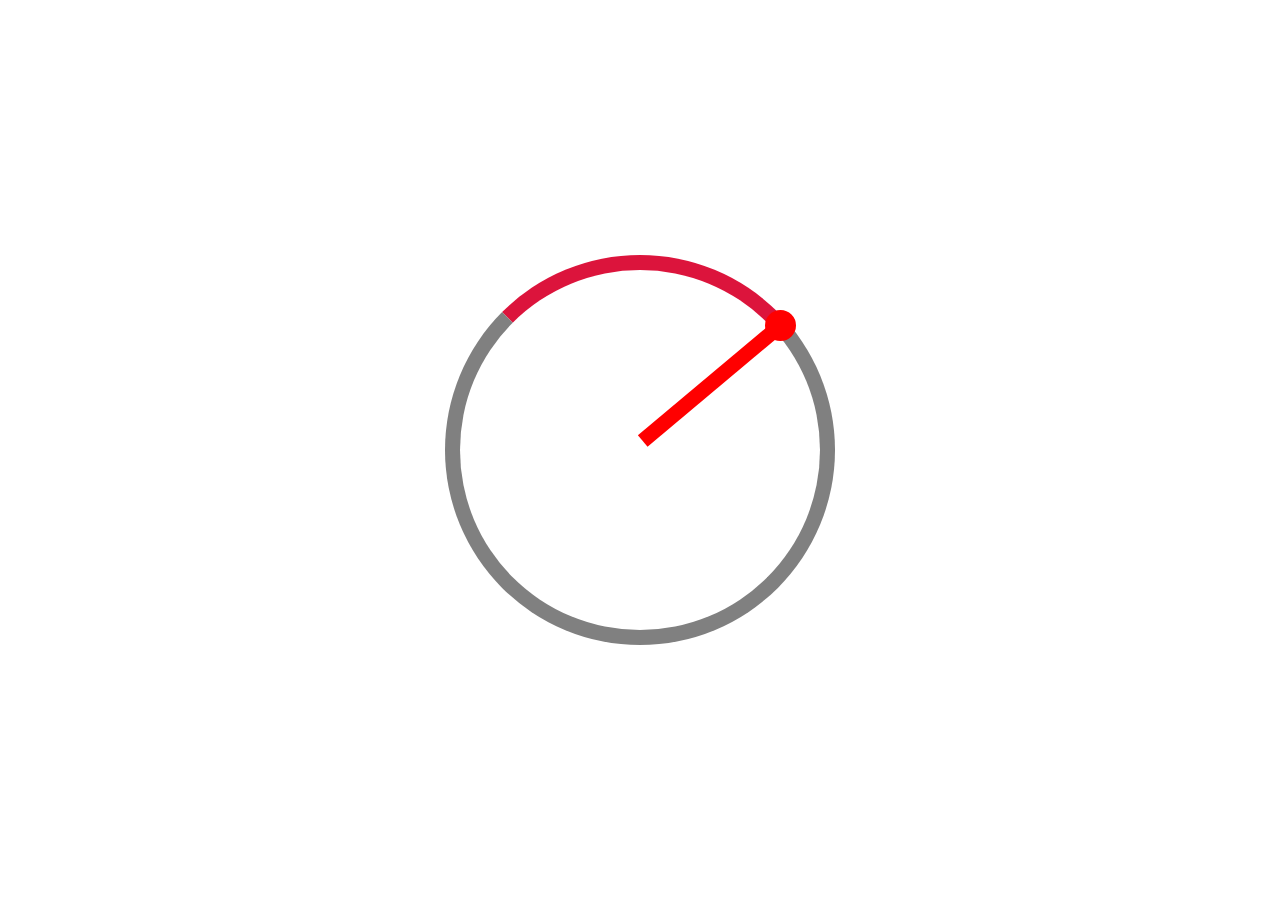
<file: CSS09 - Circle Transition/index.html>
<!--circle transition-->
<!DOCTYPE html>
<html lang="en">
<head>
    <meta charset="UTF-8">
    <title>CSS09 - Ishanka Dilshan</title>
    <link rel="stylesheet" href="assests/css/normalize.css">
    <style>
        body {
            overflow: hidden;
        }

        section {
            position: absolute;
            top: 0;
            bottom: 0;
            right: 0;
            left: 0;
            margin: auto;
            width: 360px;
            height: 360px;
            background: white;
            border-radius: 100%;
            border: 15px solid gray;
            border-top: 15px solid crimson;
        }

        section > div:nth-child(1) {
            position: relative;
            top: 40px;
            left: 140px;
            margin: auto;
            width: 1px;
            height: 1px;
            background: red;
            border-radius: 100%;
            border: 15px solid red;
        }
        section > div:nth-child(2) {
            position: absolute;
            top: 0;
            bottom: 140px;
            right: 0;
            left: 150px;
            margin: auto;
            width: 15px;
            height: 190px;
            background: red;
            transform: rotate(50deg);
        }

        section:hover {
            transform: rotate(360deg);
            transition: all 2s;
        }
    </style>
</head>
<body>
<section>
    <div></div>
    <div></div>
</section>
</body>
</html>
</file>
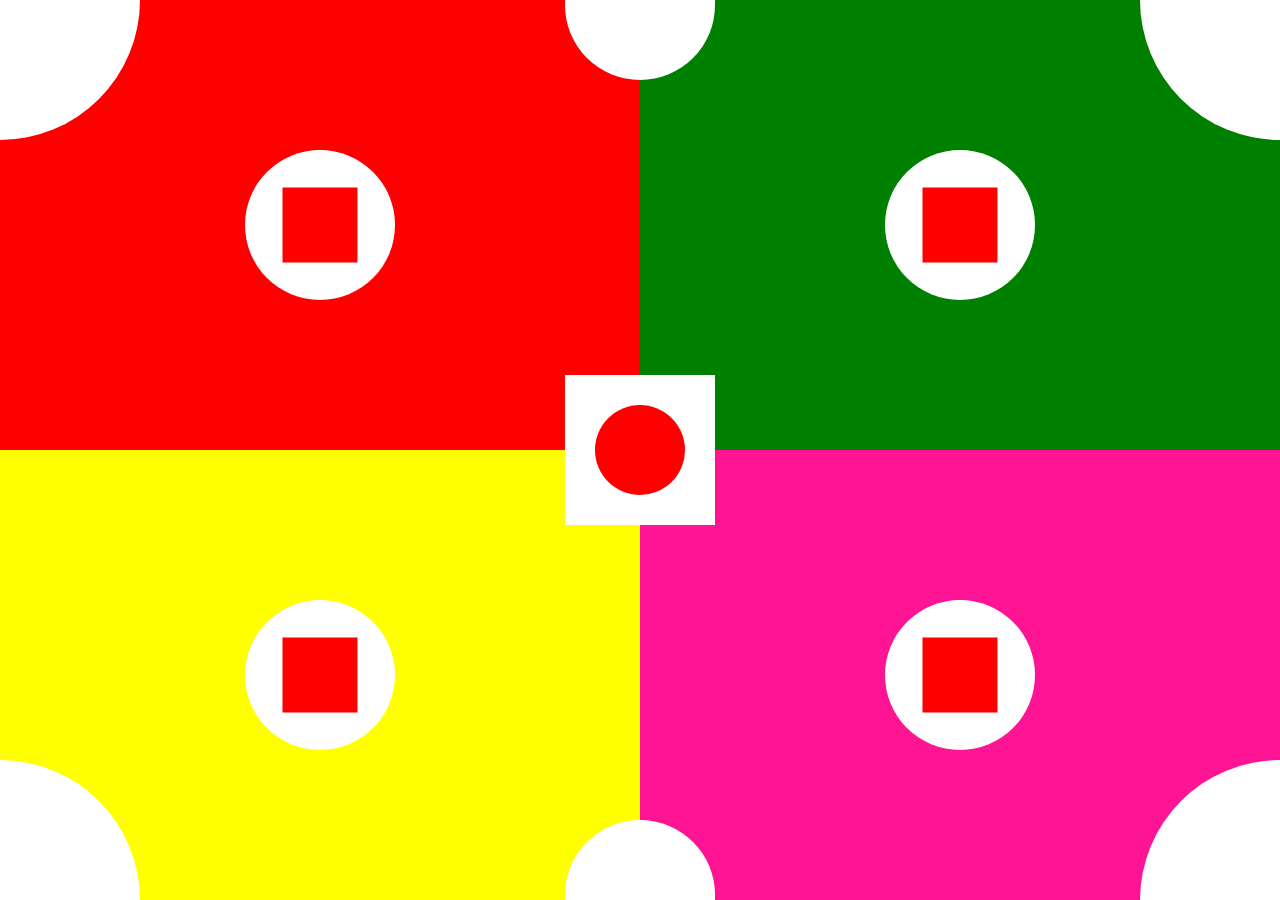
<file: CSS01 - Absolute Position/index2.html>
<!DOCTYPE html>
<html lang="en">
<head>
    <meta charset="UTF-8">
    <title>CSS01 - Sanu</title>
    <link rel="stylesheet" href="css/normalize.css">
    <style>
        body > section {
            width: 50vw;
            height: 50vh;
            /*border: 2px solid red;*/
            position: absolute;
        }

        body > section:nth-child(1) {
            background: red;
            left: 0;
            top: 0;
        }

        body > section:nth-child(2) {
            background: green;
            top: 0;
            right: 0;
        }

        body > section:nth-child(3) {
            background: yellow;
            bottom: 0;
            left: 0;
        }

        body > section:nth-child(4) {
            background: deeppink;
            bottom: 0;
            right: 0;
        }

        body > aside {
            width: 140px;
            height: 140px;
            background: white;
            position: absolute;
        }

        body > aside:nth-child(5) {
            left: 0;
            top: 0;
            border-bottom-right-radius: 100%;
        }

        body > aside:nth-child(6) {
            top: 0;
            right: 0;
            border-bottom-left-radius: 100%;
        }

        body > aside:nth-child(7) {
            bottom: 0;
            left: 0;
            border-top-right-radius: 100%;
        }

        body > aside:nth-child(8) {
            bottom: 0;
            right: 0;
            border-top-left-radius: 100%;
        }

        body > article {
            width: 150px;
            height: 150px;
            position: absolute;
        }

        body > article:nth-child(9) {
            top: 0;
            bottom: 0;
            left: 0;
            right: 0;
            margin: auto;
            background: white;
        }

        body > article:nth-child(10) {
            width: 90px;
            height: 90px;
            top: 0;
            bottom: 0;
            left: 0;
            right: 0;
            border-radius: 100%;
            margin: auto;
            background: red;
        }


        body > div {
            width: 150px;
            height: 80px;
            background: white;
            position: absolute;
        }

        body > div:nth-child(11) {
            left: 0;
            right: 0;
            margin: auto;
            border-bottom-left-radius: 120px;
            border-bottom-right-radius: 120px;

        }

        body > div:nth-child(12) {
            left: 0;
            right: 0;
            bottom: 0;
            margin: auto;
            border-top-left-radius: 120px;
            border-top-right-radius: 120px;
        }

        section > div {
            width: 150px;
            height: 150px;
            background: white;
            border-radius: 100%;
            position: absolute;
            left: 50%;
            top: 50%;
            transform: translate(-50%, -50%);
        }

        section > div > div {
            width: 75px;
            height: 75px;
            background: red;
            position: absolute;
            left: 50%;
            top: 50%;
            transform: translate(-50%, -50%);
        }

    </style>
</head>
<body>
<section>
    <div>
        <div></div>
    </div>
</section>
<section>
    <div>
        <div></div>
    </div>
</section>
<section>
    <div>
        <div></div>
    </div>
</section>
<section>
    <div>
        <div></div>
    </div>
</section>
<aside></aside>
<aside></aside>
<aside></aside>
<aside></aside>
<article></article>
<article></article>
<div></div>
<div></div>
</body>
</html>
</file>
